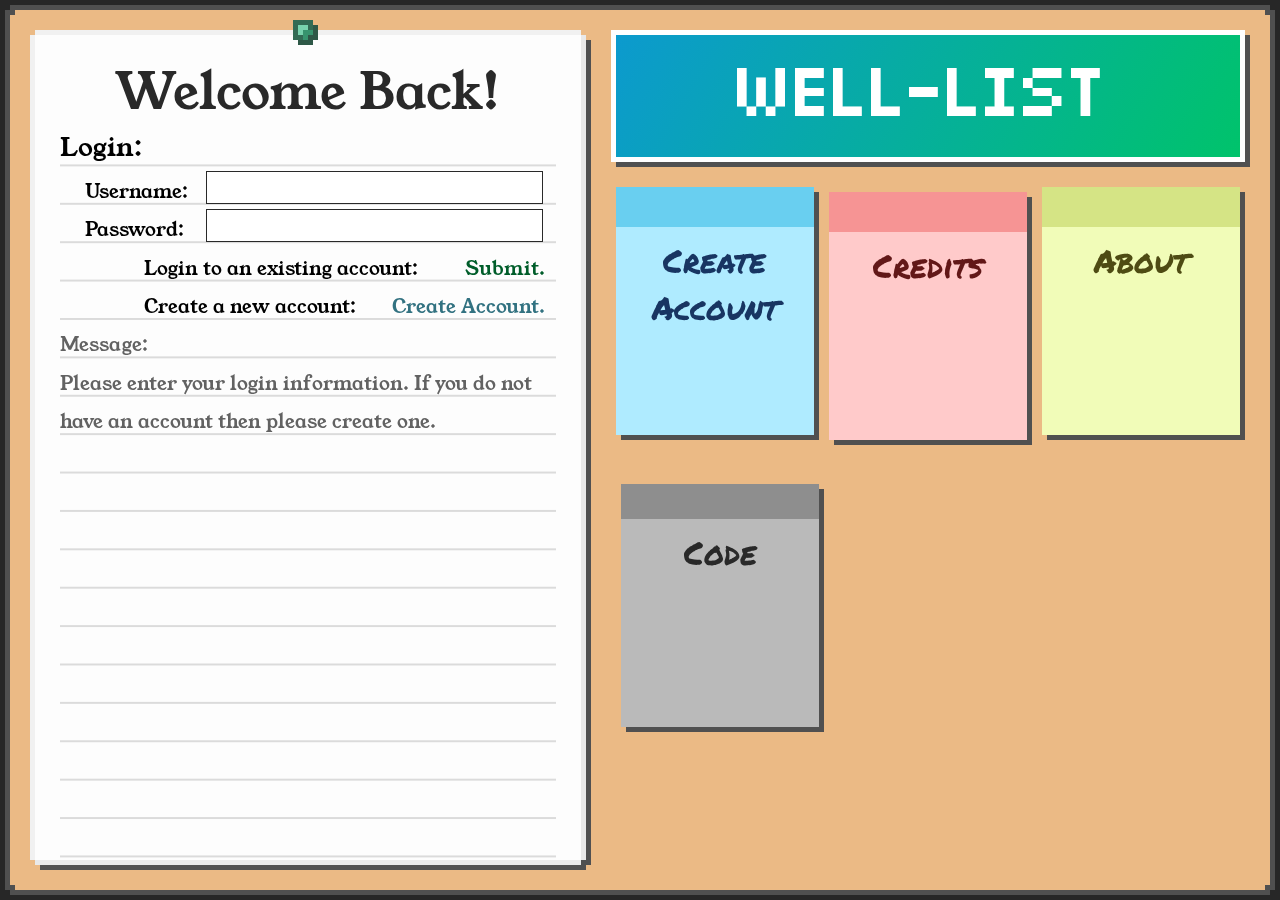
<file: index.html>
<!DOCTYPE html>
<html lang="en">
<head>
    <meta charset="UTF-8">
    <meta name="viewport" content="width=device-width, initial-scale=1.0">
    <link rel="stylesheet" type="text/css" href="views/app.css">
    <script type="module" src="views/start-screen.js" defer></script>
    <title>Well-List</title>
</head>
<body>
    <main>
        <menu-paper>
            <div id="pin" class="login"></div>
            <div id="content-container">
                <div id="title"></div>
                <div id="lined-area"></div>
            </div>
            <div id="paper-background">
                <div id="paper-background-vertical"></div>
                <div id="paper-background-horizontal"></div>
            </div>
        </menu-paper>
        <well-list-banner>
            <div id="title">WELL-LIST</div>
        </well-list-banner>
        <div id="sticky-notes-container">
            <sticky-note id="sticky-1" class="account-creation">Create Account</sticky-note>
            <sticky-note id="sticky-2" class="credits">Credits</sticky-note>
            <sticky-note id="sticky-3" class="about">About</sticky-note>
            <sticky-note onclick="document.location='https://github.com/well-list/well-list'" id="code-sticky" class="code">
                Code
            </sticky-note>
        </div>
        <plant-sticker id="plant-sticker-1" class="default"></plant-sticker>
        <plant-sticker id="plant-sticker-2" class="default"></plant-sticker>
        <plant-sticker id="plant-sticker-3" class="default"></plant-sticker>
    </main>
    <pinboard-background>
        <div id="top-left-corner" class="pinboard-corner"></div>
        <div id="top-right-corner" class="pinboard-corner"></div>
        <div id="bottom-right-corner" class="pinboard-corner"></div>
        <div id="bottom-left-corner" class="pinboard-corner"></div>
        <div id="outline"></div>
    </pinboard-background>
</body>
</html>
</file>
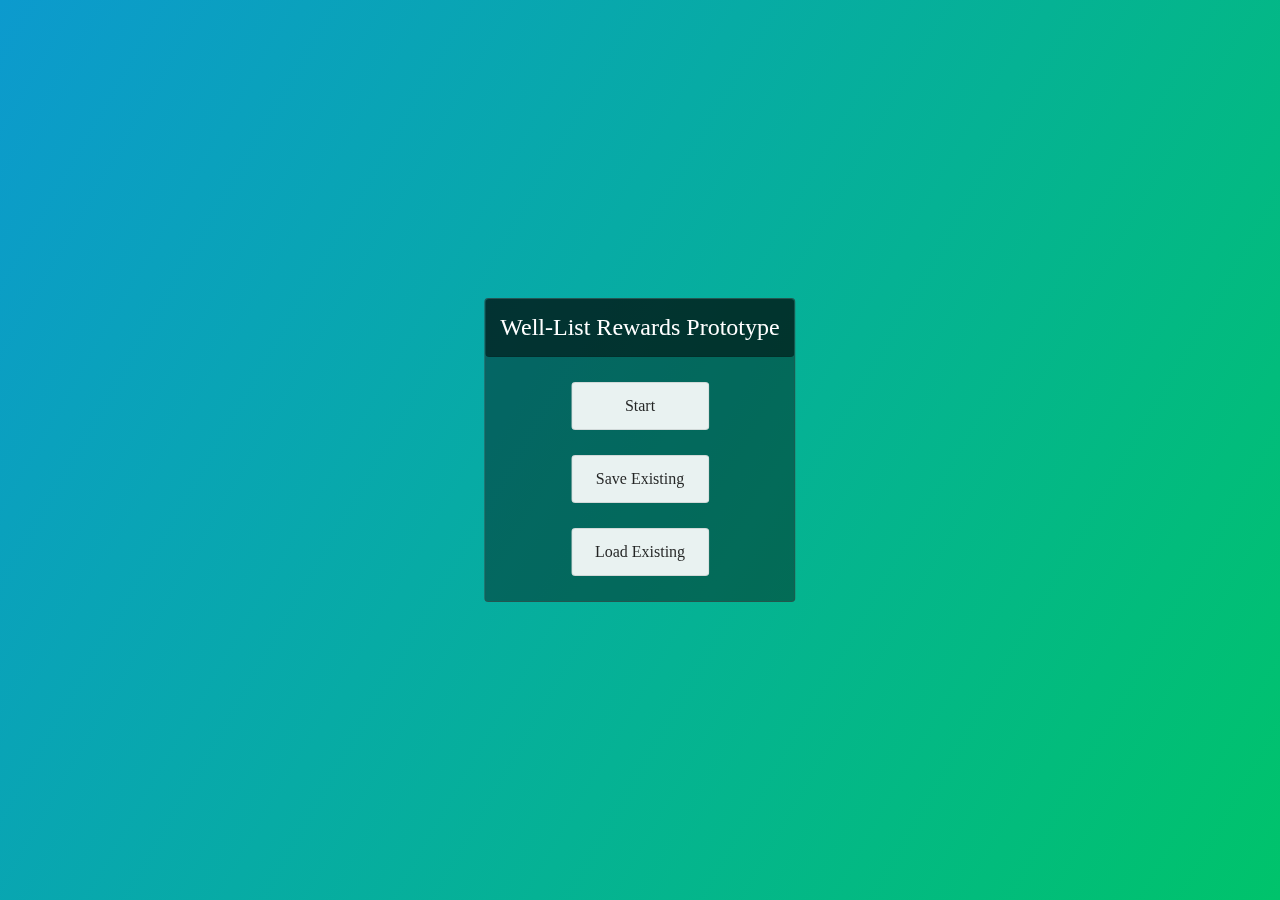
<file: home-page.html>
<!DOCTYPE html>
<html lang="en">
<head>
    <meta charset="UTF-8">
    <meta name="viewport" content="width=device-width, initial-scale=1.0">
    <title>Well-List UI Prototype</title>
    <script type="module" src="views/rewards/src/app.js" defer></script>
    <link rel="stylesheet" type="text/css" href="views/rewards/css/app.css">
    <link rel="stylesheet" type="text/css" href="views/rewards/css/reward-views.css">
</head>
<body>
    <main>
        <div id="title-banner">Well-List Rewards Prototype</div>
        <div id="menu">
            <div id="start-option" class="menu-option">Start</div>
            <div id="save-option" class="menu-option">Save Existing</div>
            <div id="load-option" class="menu-option">
                <input type="file" id="fileInput" accept=".json" style="display: none;">
                <label for="fileInput" id="load-option-label">Load Existing</label>
              </div>
        </div>
    </main>
    <div id="rewards-view-container" style="display: none;">
        <div id="rewards-canvas-container">
            <div id = "rewards-left-menu" class="left-menu">
                <canvas id="rewards-left-menu-ui" class="canvas-layer left-menu"></canvas>
                <canvas id="rewards-left-menu-background" class="canvas-layer left-menu"></canvas>
            </div>
            <div id = "rewards-main-view" class="main-view">
                <canvas id="rewards-main-view-ui" class="canvas-layer main-view"></canvas>
                <canvas id="rewards-main-view-hover" class="canvas-layer main-view"></canvas>
                <canvas id="rewards-main-view-vined-pathos" class="canvas-layer main-view"></canvas>
                <canvas id="rewards-main-view-plants"  class="canvas-layer main-view"></canvas>
                <canvas id="rewards-main-view-background" class="canvas-layer main-view"></canvas>
            </div>
            <div id = "rewards-right-menu" class="right-menu">
                <canvas id="rewards-right-menu-ui" class="canvas-layer right-menu"></canvas>
                <canvas id="rewards-right-menu-text" class="canvas-layer right-menu"></canvas>
                <canvas id="rewards-right-menu-background" class="canvas-layer right-menu"></canvas>
            </div>
        </div>
    </div>
</body>
</html>
</file>
<file: views/app.css>
html, body {
    background-color: #ebba85;
}

@font-face {
    font-family: pixel;
    src: url(./fonts/04B_03__.ttf);
}

@font-face {
    font-family: Marker;
    src: url(./fonts/PermanentMarker-Regular.ttf);
}

@font-face {
    font-family: Caveat;
    src: url(./fonts/Caveat-VariableFont_wght.ttf);
}

@font-face {
    font-family: Roboto;
    src: url(./fonts/Roboto-Black.ttf);
}

@font-face {
    font-family: YoungSerif;
    src: url(./fonts/YoungSerif-Regular.ttf);
}

ul {
    margin: 0;
}

plant-sticker {
    image-rendering: pixelated;
    background-size: contain;
    background-repeat: no-repeat;
    background-position: center top;
    object-fit: contain;
    position: fixed;
    filter: drop-shadow(5px 5px #505050);
}

#plant-sticker-1 {
    width: 110px;
    height: 280px;
    bottom: 25px;
    right: 360px;
}

#plant-sticker-1.default {
    background-image: url(./images/plant-sticker-1-default.png);
}

#plant-sticker-1.login {
    background-image: url(./images/plant-sticker-1-login.png);
}

#plant-sticker-2 {
    width: 175px;
    height: 240px;
    bottom: 20px;
    right: 180px;
}

#plant-sticker-2.default {
    background-image: url(./images/plant-sticker-2-default.png);
}

#plant-sticker-2.login {
    background-image: url(./images/plant-sticker-2-login.png);
}

#plant-sticker-3 {
    width: 150px;
    height: 320px;
    bottom: 20px;
    right: 20px;
}

#plant-sticker-3.default {
    background-image: url(./images/plant-sticker-3-default.png);
}

#plant-sticker-3.login {
    background-image: url(./images/plant-sticker-3-login.png);
}

/* sticky notes */

#sticky-notes-container {
    position: fixed;
    top: calc(65px + 5vh + 6vw);
    right: 35px;
    width: calc(55vw - 70px);
    display: flex;
    justify-content: space-evenly;
    flex-wrap: wrap;
}

sticky-note {
    border-top: 35px solid rgb(142, 142, 142);
    background-color: rgb(186, 186, 186);
    width: 15.5vw;
    min-height: 140px;
    height: 22vh;
    filter: drop-shadow(5px 5px #505050);
    margin-bottom: 15px;
    text-align: center;
    font-family: Marker;
    font-size: 2.5vw;
    padding-top: 10px;
    color: #292929;
    cursor: pointer;
}

sticky-note:hover {
    border-top: 35px solid rgb(129, 129, 129);
    background-color: rgb(172, 172, 172);
    filter: drop-shadow(5px 5px rgb(32, 32, 32));
}

sticky-note.login {
    border-top: 40px solid rgb(97, 212, 166);
    background-color: rgb(197, 255, 221);
    color: rgb(20, 77, 17);
}

sticky-note.login:hover {
    border-top: 40px solid rgb(74, 190, 144);
    background-color: rgb(165, 243, 198);
}

sticky-note.account-creation {
    border-top: 40px solid rgb(105, 207, 240);
    background-color: rgb(175, 235, 255);
    color: rgb(24, 53, 98);
}

sticky-note.account-creation:hover {
    border-top: 40px solid rgb(86, 187, 221);
    background-color: rgb(149, 229, 255);
}

sticky-note#sticky-2 {
    margin: 5px 10px 15px 10px;
}

sticky-note.credits {
    border-top: 40px solid rgb(246, 148, 148);
    background-color: rgb(255, 202, 202);
    color: rgb(98, 24, 24);
}

sticky-note.credits:hover {
    border-top: 40px solid rgb(254, 122, 122);
    background-color: rgb(255, 172, 172);
}

sticky-note.about {
    border-top: 40px solid rgb(213, 228, 133);
    background-color: rgb(241, 252, 184);
    color: rgb(78, 75, 19);
}

sticky-note.about:hover {
    border-top: 40px solid rgb(191, 205, 108);
    background-color: rgb(225, 238, 162);
}

sticky-note#code-sticky {
    position: fixed;
    margin-left: 5px;
    top: calc(115px + 32.5vh + 6vw);
    left: calc(45vw + 40px)
}

/* well-list banner */

well-list-banner {
    display: flex;
    align-items: center;
    position: fixed;
    right: 35px;
    top: 30px;
    width: calc(55vw - 80px);
    height: fit-content;
    padding: 2.5vh 0;
    background: linear-gradient(120deg, #0c9ace 0%, #00c36b 100%);
    filter: drop-shadow(5px 5px #505050);
    border: 5px solid white;
}
well-list-banner #title {
    font-family: pixel;
    font-size: 6vw;
    color: white;
    width: calc(55vw - 90px);
    height: 6vw;
    text-align: center;
}

/* menu-paper */

menu-paper #content-container {
    position: absolute;
    margin: 20px;
    margin-top: 35px;
    z-index: 2;
    font-family: YoungSerif;
    z-index: 2;
    width: calc(45vw - 40px);
    height: 81vh;
}

menu-paper #content-container #title {
    color: #292929;
    font-size: 4vw;
    text-align: center;
}

menu-paper #content-container #lined-area {
    display: flex;
    flex-flow: column;
    width: calc(45vw - 80px);
    margin-left: 20px;
    margin-right: 20px;
    height: calc(100vh - 120px - 4vw);
    background-image: linear-gradient(0, #dbdbdb 5%, transparent 1%, transparent 74%);
    background-size: calc(45vw - 40px) 3vw;
    font-size: 1.5vw;
    line-height: 3vw;
    padding-top: 0.5vw;
}

menu-paper #content-container #lined-area #subtitle {
    margin-top: -0.5vw;
    margin-bottom: 0.5vw;
    font-size: 2vw;
}

menu-paper #content-container #lined-area .username-password-container {
    display: flex;
    justify-content: right;
    padding-right: 1vw;
}

menu-paper #content-container #lined-area .username-password-container #label {
    width: calc(11vw - 20px);
}

menu-paper #content-container #lined-area .username-password-container input {
    margin-top: -0.15vw;
    height: 2.25vw;
    width: calc(27vw - 20px);
    outline: 0 none;
    box-shadow: none;
    border: 0.125vw solid #292929;
    font-family: 'Courier New', Courier, monospace;
    padding-left: 0.6vw;
}

menu-paper #content-container #lined-area .username-password-container input:focus {
    border: 0.125vw solid #2e82ff;
}

menu-paper #content-container #lined-area .controls {
    display: flex;
    justify-content: space-between;

    width: calc(36vw - 60px);
    margin-left: calc(5vw + 20px);
}

menu-paper #content-container #lined-area .controls #create-account-button {
    color: #327281;
}

menu-paper #content-container #lined-area .controls #create-account-button:hover {
    text-decoration: underline;
    cursor: pointer;
}

menu-paper #content-container #lined-area .controls #login-button {
    color: #005d2a;
}

menu-paper #content-container #lined-area .controls #login-button:hover {
    text-decoration: underline;
    cursor: pointer;
}

menu-paper #content-container #message-container {
    color: rgb(98, 98, 98);
}

/* menu-paper background */

menu-paper {
    position: fixed;
    top: 20px;
    left: 20px;
    width: calc(45vw + 20px);
    height: calc(100vh - 40px);
}

menu-paper #pin {
    image-rendering: pixelated;
    background-size: contain;
    background-repeat: no-repeat;
    background-position: center top;
    object-fit: contain;
    width: 25px;
    height: 25px;
    position: absolute;
    z-index: 1;
    left: calc(22.5vw - 15px);
}

menu-paper #pin.login {
    background-image: url(./images/login-pin.png);
}

menu-paper #pin.account-creation {
    background-image: url(./images/create-account-pin.png);
}

menu-paper #pin.credits {
    background-image: url(./images/credits-pin.png);
}

menu-paper #pin.about {
    background-image: url(./images/about-pin.png);
}


#paper-background {
    filter: drop-shadow(5px 5px #505050);
}

menu-paper #paper-background #paper-background-vertical {
    position: absolute;
    top: 10px;
    left: 15px;
    width: calc(45vw - 30px);
    height: calc(100vh - 75px);
    background-color: #fdfdfd;
    border-top: 5px solid #f1f1f1;
    border-bottom: 5px solid #e9e9e9;
    z-index: 0;
}

menu-paper #paper-background #paper-background-horizontal {
    position: absolute;
    top: 15px;
    left: 10px;
    width: calc(45vw - 30px);
    height: calc(100vh - 75px);
    background-color: #fdfdfd;
    border-left: 5px solid #f1f1f1;
    border-right: 5px solid #e9e9e9;
    z-index: 0;
}

/* pinboard-background */

pinboard-background #outline {
    position: fixed;
    background-color: transparent;
    border: 5px solid #272727;
    box-shadow:inset 0 0 0 5px #505050;
    width: calc(100vw - 10px);
    height: calc(100vh - 10px);
    top: 0;
    left: 0;
    z-index: 0;
    pointer-events: none;
}

pinboard-background .pinboard-corner {
    position: fixed;
    width: 5px;
    height: 5px;
    background-color: #272727;
    z-index: 1;
}

pinboard-background #top-left-corner {
    border-bottom: solid 5px #505050;
    border-right: solid 5px #505050;
    top: 5px;
    left: 5px;
}

pinboard-background #top-right-corner {
    border-bottom: solid 5px #505050;
    border-left: solid 5px #505050;
    top: 5px;
    right: 5px;
}

pinboard-background #bottom-right-corner {
    border-top: solid 5px #505050;
    border-left: solid 5px #505050;
    bottom: 5px;
    right: 5px;
}

pinboard-background #bottom-left-corner {
    border-top: solid 5px #505050;
    border-right: solid 5px #505050;
    bottom: 5px;
    left: 5px;
}

@media only screen and (max-width: 1325px) {
    plant-sticker {
        display: none;
    }
}

@media only screen and (max-width: 1235px) {
    sticky-note {
        font-size: 3.25vw;
        width: 20vw;
        height: 18vh;
        min-height: 110px;
        margin-bottom: 35px;
    }

    sticky-note#sticky-3 {
        margin-left: -10px;
    }

    sticky-note#code-sticky {
        margin-top: 5px;
        position: static;
        top:  none;
        left: none;
    }
}

@media only screen and (max-width: 700px) {
    sticky-note {
        font-size: 4vw;
        width: 35vw;
        height: 18vh;
        min-height: 110px;
    }

    sticky-note#sticky-2 {
        margin: 0 0 15px 0;
    }

    sticky-note#code-sticky {
        display: none;
    }
}

@media only screen and (max-height: 755px) {
    plant-sticker {
        display: none;
    }
}

@media only screen and (max-height: 615px) {
    sticky-note#code-sticky {
        display: none;
    }
}
</file>
<file: views/rewards/css/app.css>
html, body {
  background-image: linear-gradient(120deg, #0c9ace 0%, #00c36b 100%);    
  margin: 0;
  padding: 0;
  width: 100vw;
  height: 100vh;
}

main {
  position: fixed;
  top: 50%;
  left: 50%;
  -webkit-transform: translate(-50%, -50%);
  transform: translate(-50%, -50%);
  border: 1px solid rgba(68, 68, 68, 0.5);
  border-radius: .25rem;
  background-color: rgba(0, 0, 0, 0.4);
}

#title-banner {  
  align-items: center;
  background-color: rgba(0, 0, 0, 0.5);
  border-bottom: 1px solid rgba(0, 0, 0, 0.1);
  border-radius: .25rem;
  box-sizing: border-box;
  color: white;
  font-family: 'Times New Roman', Times, serif;
  font-size: 1.5em;
  font-weight: 300;
  justify-content: center;
  margin-bottom: 25px;
  padding: 15px;
  position: relative;
  text-decoration: none;
  touch-action: manipulation;
  vertical-align: baseline;
}

#menu {
  margin: auto;
  width: fit-content;
}

.menu-option {
  width: fit-content;
  align-items: center;
  background-color: #ffffffe9;
  border: 1px solid rgba(0, 0, 0, 0.1);
  border-radius: .25rem;
  box-shadow: rgba(0, 0, 0, 0.02) 0 1px 3px 0;
  box-sizing: border-box;
  color: rgba(0, 0, 0, 0.85);
  text-align: center;
  cursor: pointer;
  font-family: 'Times New Roman', Times, serif;
  font-size: 16px;
  font-weight: 500;
  justify-content: center;
  line-height: 1.25;
  margin: 25px;
  min-height: 3rem;
  padding: calc(.875rem - 1px) calc(1.5rem - 1px);
  position: relative;
  text-decoration: none;
  transition: all 250ms;
  user-select: none;
  -webkit-user-select: none;
  touch-action: manipulation;
  vertical-align: baseline;
  width: auto;
}

.menu-option:hover,
.menu-option:focus {
border-color: rgba(0, 0, 0, 0.15);
box-shadow: rgba(0, 0, 0, 0.1) 0 4px 12px;
}

.menu-option:hover {
transform: translateY(-1px);
}

.menu-option:active {
background-color: #F0F0F1;
border-color: rgba(0, 0, 0, 0.15);
box-shadow: rgba(0, 0, 0, 0.06) 0 2px 4px;
transform: translateY(0);
}
</file>
<file: views/rewards/css/reward-views.css>
#rewards-view-container {
    position: fixed;
    width: 100vw;
    height: 100vh;
    top: 0;
    left: 0;
    background-color: rgba(10, 10, 10, 0.9);
    z-index: 1;
    -webkit-user-select: none; /* Safari */
    -ms-user-select: none; /* IE 10 and IE 11 */
    user-select: none; /* Standard syntax */
}

canvas {
    background-color: transparent;
    image-rendering: pixelated;
}

#rewards-canvas-container {
    /* 445px x 287px */
    width: 97.5vw;
    height: 62.882vw; /* (287 / 445) * 0.975 */
    max-height: 97.5vh;
    max-width: 151.176vh; /* (445 / 287) * 0.975 */
    margin: auto;
    position: absolute;
    top: 0;
    bottom:0;
    left:0;
    right:0;
    display: flex;
}

#rewards-canvas-container .left-menu {
    /* 15px x 287px */
    width: 3.371%;
    height: 100%;
}

#rewards-left-menu-ui {
    z-index: 2;
}

#rewards-left-menu-background {
    z-index: 1;
}

#rewards-canvas-container .main-view {
    /* 270px x 287px */
    margin: 0 0.449%;
    width: 60.674%;
    height: 100%;
}

#rewards-main-view-ui {
    z-index: 5;
}

#rewards-main-view-hover {
    z-index: 4;
    opacity: 0.65;
}

#rewards-main-view-vined-pathos {
    z-index: 3;
}

#rewards-main-view-plants {
    z-index: 2;
}

#rewards-main-view-background {
    z-index: 1;
}

#rewards-canvas-container .right-menu {
    /* 156px x 287px */
    margin-left: 0.449%;
    width: 35.056%;
    height: 100%;
}

#rewards-right-menu-ui {
    z-index: 3;
}

#rewards-right-menu-text {
    z-index: 2;
}

#rewards-right-menu-background {
    z-index: 1;
}

.canvas-layer {
    position: absolute;
}

@keyframes rewards-view-slide-out-top {
    from { top: 0; bottom: 0; }
    to { top: -100vw; bottom: 100vw; }
}

@keyframes rewards-view-slide-out-right {
    from { right: 0; left: 0; }
    to { right: -100vw; left: 100vw; }
}

@keyframes rewards-view-slide-out-left {
    from { right: 0; left: 0; }
    to { right: 100vw; left: -100vw; }
}

@keyframes rewards-view-slide-in-bottom {
    from { top: 100vw; bottom: -100vw; }
    to { top: 0; bottom: 0; }
}

@keyframes rewards-view-slide-in-right {
    from { right: -100vw; left: 100vw; }
    to { right: 0; left: 0; }
}

@keyframes rewards-view-slide-in-left {
    from { right: 100vw; left: -100vw; }
    to { right: 0; left: 0; }
}
</file>
